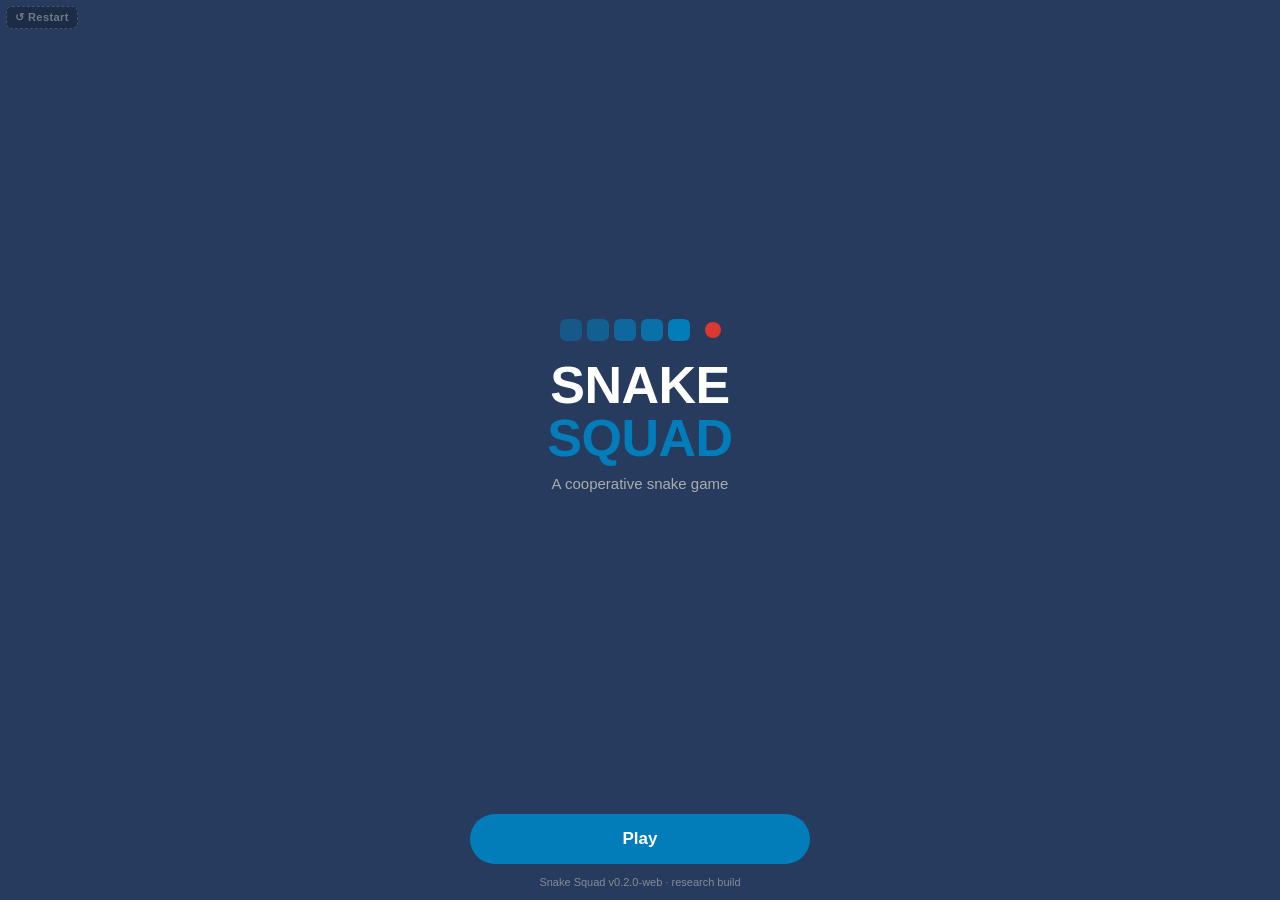
<file: web/index.html>
<!DOCTYPE html>
<html lang="en">
<head>
<meta charset="utf-8">
<title>Snake Squad</title>
<meta name="viewport" content="width=device-width, initial-scale=1, maximum-scale=1, user-scalable=no, viewport-fit=cover">
<!-- Study stimulus: keep it out of search results. -->
<meta name="robots" content="noindex, nofollow">
<meta name="color-scheme" content="dark">
<meta name="theme-color" content="#273B5E">
<!-- iOS still reads these; without them Add to Home Screen opens in a browser tab. -->
<meta name="apple-mobile-web-app-capable" content="yes">
<meta name="apple-mobile-web-app-status-bar-style" content="black-translucent">
<meta name="apple-mobile-web-app-title" content="Snake Squad">
<link rel="manifest" href="./manifest.webmanifest">
<link rel="apple-touch-icon" href="./icons/icon-180.png">
<link rel="icon" href="./icons/icon-192.png">
<link rel="stylesheet" href="./css/app.css">
</head>
<body>
<div id="root"></div>
<!-- Hidden researcher access from any screen: triple-tap the top-right corner. -->
<div id="researcher-hotspot" aria-hidden="true"></div>
<div id="sheet-host"></div>
<script type="module" src="./js/main.js"></script>
</body>
</html>
</file>
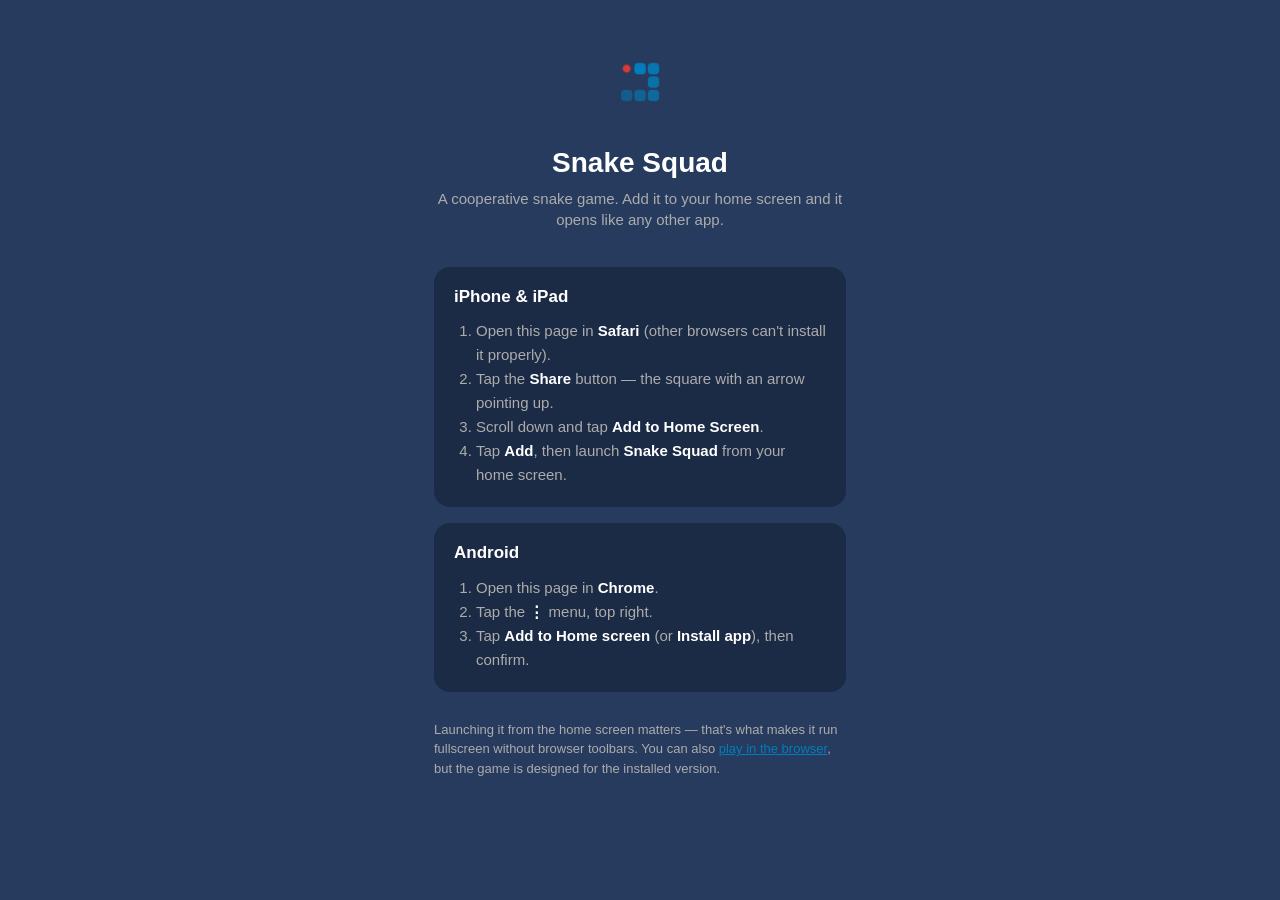
<file: web/install.html>
<!DOCTYPE html>
<html lang="en">
<head>
<meta charset="utf-8">
<title>Install Snake Squad</title>
<meta name="viewport" content="width=device-width, initial-scale=1, viewport-fit=cover">
<meta name="robots" content="noindex, nofollow">
<meta name="color-scheme" content="dark">
<meta name="theme-color" content="#273B5E">
<link rel="apple-touch-icon" href="./icons/icon-180.png">
<link rel="icon" href="./icons/icon-192.png">
<link rel="stylesheet" href="./css/app.css">
<style>
  body { overflow: auto; }
  .page {
    max-width: 460px;
    margin: 0 auto;
    padding: calc(var(--safe-top) + 40px) 24px calc(var(--safe-bottom) + 48px);
  }
  .hero { text-align: center; margin-bottom: 36px; }
  .hero img { width: 84px; height: 84px; border-radius: 20px; }
  .hero h1 { margin: 18px 0 8px; }
  ol { margin: 0; padding-left: 22px; color: var(--gray); font-size: 15px; line-height: 1.6; }
  ol strong { color: #fff; }
  .card + .card { margin-top: 16px; }
  .card h3 { margin-bottom: 12px; }
  .note { margin-top: 28px; font-size: 13px; line-height: 1.5; }
  .standalone-only { display: none; }
  @media (display-mode: standalone) {
    .browser-only { display: none; }
    .standalone-only { display: block; }
  }
</style>
</head>
<body>
<div class="page">

  <div class="hero">
    <img src="./icons/icon-192.png" alt="">
    <h1>Snake Squad</h1>
    <p>A cooperative snake game. Add it to your home screen and it opens like any other app.</p>
  </div>

  <div class="standalone-only card">
    <h3>You're all set</h3>
    <p>Snake Squad is installed on this device.</p>
    <a class="btn primary" href="./" style="margin-top:16px; text-align:center; text-decoration:none;">Open the game</a>
  </div>

  <div class="browser-only">
    <div class="card">
      <h3>iPhone &amp; iPad</h3>
      <ol>
        <li>Open this page in <strong>Safari</strong> (other browsers can't install it properly).</li>
        <li>Tap the <strong>Share</strong> button — the square with an arrow pointing up.</li>
        <li>Scroll down and tap <strong>Add to Home Screen</strong>.</li>
        <li>Tap <strong>Add</strong>, then launch <strong>Snake Squad</strong> from your home screen.</li>
      </ol>
    </div>

    <div class="card">
      <h3>Android</h3>
      <ol>
        <li>Open this page in <strong>Chrome</strong>.</li>
        <li>Tap the <strong>⋮</strong> menu, top right.</li>
        <li>Tap <strong>Add to Home screen</strong> (or <strong>Install app</strong>), then confirm.</li>
      </ol>
    </div>

    <p class="note">
      Launching it from the home screen matters — that's what makes it run fullscreen without
      browser toolbars. You can also
      <a href="./" style="color: var(--blue);">play in the browser</a>, but the game is designed
      for the installed version.
    </p>
  </div>

</div>
</body>
</html>
</file>
<file: web/css/app.css>
/* Snake Squad — study palette (see Theme.swift) */
:root {
  --navy: #273B5E;
  --navy-dark: #1B2A45;
  --blue: #037DBA;
  --gray: #ACACAC;
  --red: #DC3832;
  --teal: #2CCCD3;
  --magenta: #8F1A95;
  --light-cyan: #80E0E5;
  --deep-purple: #582C83;
  --lavender: #D2A3D5;
  --salmon: #EA8884;

  --safe-top: env(safe-area-inset-top, 0px);
  --safe-bottom: env(safe-area-inset-bottom, 0px);
}

* { box-sizing: border-box; }

html, body {
  margin: 0;
  padding: 0;
  height: 100%;
  background: var(--navy);
  color: #fff;
  font-family: -apple-system, BlinkMacSystemFont, "Segoe UI", Roboto, sans-serif;
  -webkit-font-smoothing: antialiased;
  -webkit-text-size-adjust: 100%;
  /* No pull-to-refresh or rubber-banding: swipes are game input. */
  overscroll-behavior: none;
  -webkit-tap-highlight-color: transparent;
}

body { overflow: hidden; }

#root {
  position: absolute;
  inset: 0;
  display: flex;
  flex-direction: column;
  padding-top: var(--safe-top);
  padding-bottom: var(--safe-bottom);
}

/* Screens ---------------------------------------------------------------- */

.screen {
  flex: 1;
  display: flex;
  flex-direction: column;
  min-height: 0;
  animation: fade-in 0.25s ease;
}

.screen.centered {
  justify-content: center;
  align-items: center;
  text-align: center;
  padding: 0 24px;
}

.screen.scroll {
  overflow-y: auto;
  -webkit-overflow-scrolling: touch;
  overscroll-behavior: contain;
  display: block;
  padding: 24px;
}

@keyframes fade-in { from { opacity: 0; } to { opacity: 1; } }

.spacer { flex: 1; min-height: 0; }

/* Type ------------------------------------------------------------------- */

h1, h2, h3 { margin: 0; font-weight: 700; line-height: 1.2; }
h1 { font-size: 28px; }
h2 { font-size: 22px; }
h3 { font-size: 17px; }
p { margin: 0; font-size: 15px; line-height: 1.45; color: var(--gray); }
.muted { color: var(--gray); }
.white { color: #fff; }
.caption { font-size: 12px; color: var(--gray); }
.stack { display: flex; flex-direction: column; gap: 16px; }
.stack.tight { gap: 10px; }
.stack.loose { gap: 22px; }

/* Controls --------------------------------------------------------------- */

button {
  font: inherit;
  border: none;
  background: none;
  color: inherit;
  cursor: pointer;
  padding: 0;
}

.btn {
  display: block;
  width: 100%;
  font-size: 17px;
  font-weight: 600;
  padding: 15px 20px;
  border-radius: 999px;
  transition: opacity 0.15s ease;
}
.btn:active { opacity: 0.7; }
.btn:disabled { opacity: 0.5; cursor: default; }

.btn.primary { background: var(--blue); color: #fff; }
.btn.secondary { color: var(--gray); box-shadow: inset 0 0 0 1px rgba(172, 172, 172, 0.5); }
.btn.destructive { color: var(--red); box-shadow: inset 0 0 0 1px rgba(220, 56, 50, 0.6); }
.btn.link { color: var(--blue); font-size: 15px; padding: 8px; }

.card {
  padding: 20px;
  background: var(--navy-dark);
  border-radius: 16px;
}

input[type="text"], input[type="email"], input[type="tel"], input[type="password"] {
  width: 100%;
  font: inherit;
  font-size: 16px; /* < 16px makes iOS zoom on focus */
  color: #fff;
  background: var(--navy);
  border: none;
  border-radius: 10px;
  padding: 12px;
}
input::placeholder { color: rgba(172, 172, 172, 0.7); }
input:focus { outline: 2px solid var(--blue); outline-offset: -2px; }

.card input { background: var(--navy); }
.screen input.on-navy { background: var(--navy-dark); }

/* Checkbox / toggle rows ------------------------------------------------- */

.check-row {
  display: flex;
  align-items: flex-start;
  gap: 12px;
  text-align: left;
  width: 100%;
}
.check-box {
  flex: none;
  width: 22px;
  height: 22px;
  border-radius: 5px;
  box-shadow: inset 0 0 0 2px var(--gray);
  position: relative;
  margin-top: 1px;
}
/* Any checked ancestor, so this covers both the terms checkbox (.check-row)
   and the survey's select-all-that-apply rows (.option.multi). */
[aria-checked="true"] > .check-box {
  background: var(--blue);
  box-shadow: none;
}
/* Proportional so the tick fits whatever size the box is set to. */
[aria-checked="true"] > .check-box::after {
  content: "";
  position: absolute;
  left: 32%; top: 14%;
  width: 27%; height: 50%;
  border: solid #fff;
  border-width: 0 2px 2px 0;
  transform: rotate(45deg);
}
.check-row .label { font-size: 15px; line-height: 1.4; }

.toggle-row {
  display: flex;
  align-items: center;
  gap: 14px;
  text-align: left;
  width: 100%;
}
.toggle-row .label { flex: 1; font-size: 15px; line-height: 1.4; color: var(--gray); }
.switch {
  flex: none;
  width: 51px;
  height: 31px;
  border-radius: 999px;
  background: rgba(172, 172, 172, 0.35);
  position: relative;
  transition: background 0.2s ease;
}
.switch::after {
  content: "";
  position: absolute;
  top: 2px; left: 2px;
  width: 27px; height: 27px;
  border-radius: 50%;
  background: #fff;
  transition: transform 0.2s ease;
}
.toggle-row[aria-checked="true"] .switch { background: var(--blue); }
.toggle-row[aria-checked="true"] .switch::after { transform: translateX(20px); }

/* Survey options --------------------------------------------------------- */

.option {
  display: block;
  width: 100%;
  text-align: left;
  font-size: 15px;
  color: #fff;
  background: var(--navy);
  border-radius: 10px;
  padding: 12px;
  box-shadow: inset 0 0 0 1px rgba(3, 125, 186, 0.6);
}
.option:active { background: rgba(3, 125, 186, 0.25); }
.option.multi { display: flex; align-items: center; gap: 10px; }
.option.multi[aria-checked="true"] { box-shadow: inset 0 0 0 1px var(--blue); }
.option.multi:not([aria-checked="true"]) { box-shadow: inset 0 0 0 1px rgba(172, 172, 172, 0.4); }

.progress {
  height: 4px;
  border-radius: 2px;
  background: rgba(255, 255, 255, 0.15);
  overflow: hidden;
}
.progress > div { height: 100%; background: var(--blue); transition: width 0.2s ease; }

/* Game ------------------------------------------------------------------- */

.hud {
  display: flex;
  align-items: center;
  gap: 14px;
  padding: 10px 16px;
  background: var(--navy-dark);
  font-size: 15px;
  font-weight: 600;
  font-variant-numeric: tabular-nums;
}
.hud .pill {
  font-size: 12px;
  font-weight: 700;
  padding: 5px 10px;
  border-radius: 999px;
  background: var(--blue);
}
.hud .urgent { color: var(--red); }
.hud .dot { width: 10px; height: 10px; border-radius: 50%; background: var(--red); display: inline-block; }
.hud .group { display: flex; align-items: center; gap: 5px; }
.hud .score { margin-left: auto; color: var(--gray); }

.board-wrap {
  position: relative;
  flex: 1;
  min-height: 0;
  background: var(--navy-dark);
  touch-action: none;
}
.board-wrap canvas { display: block; width: 100%; height: 100%; }

.overlay {
  position: absolute;
  inset: 0;
  display: flex;
  align-items: center;
  justify-content: center;
  padding: 24px;
  background: rgba(27, 42, 69, 0.82);
}
.overlay .card { width: 100%; max-width: 340px; text-align: center; }

.score-row {
  display: flex;
  justify-content: space-between;
  font-size: 15px;
  color: var(--gray);
  font-variant-numeric: tabular-nums;
}
.score-row.total { font-size: 17px; font-weight: 700; color: #fff; }
.rule { height: 1px; background: rgba(172, 172, 172, 0.4); }

.crash-flash {
  position: absolute;
  inset: 0;
  background: var(--red);
  opacity: 0;
  pointer-events: none;
}
.crash-flash.on { animation: crash 0.42s ease forwards; }
@keyframes crash {
  0% { opacity: 0; }
  28% { opacity: 0.45; }
  100% { opacity: 0; }
}

/* Sheets (policy document, researcher) ----------------------------------- */

#sheet-host:empty { display: none; }
.sheet {
  position: fixed;
  inset: 0;
  z-index: 50;
  display: flex;
  flex-direction: column;
  background: var(--navy);
  padding-top: var(--safe-top);
  padding-bottom: var(--safe-bottom);
  animation: sheet-up 0.28s ease;
}
@keyframes sheet-up { from { transform: translateY(100%); } to { transform: translateY(0); } }

.sheet-bar {
  display: flex;
  align-items: center;
  justify-content: space-between;
  padding: 16px;
  background: var(--navy-dark);
  font-size: 17px;
  font-weight: 600;
}
.sheet-bar button { color: var(--blue); font-size: 17px; }

.sheet-body {
  flex: 1;
  min-height: 0;
  overflow-y: auto;
  -webkit-overflow-scrolling: touch;
  overscroll-behavior: contain;
  padding: 20px;
}

/* Title screen ----------------------------------------------------------- */

.motif { display: flex; align-items: center; gap: 5px; margin-bottom: 18px; }
.motif i {
  width: 22px; height: 22px;
  border-radius: 6px;
  background: var(--blue);
  display: block;
}
.motif .food {
  width: 16px; height: 16px;
  border-radius: 50%;
  background: var(--red);
  margin-left: 10px;
}

.wordmark {
  font-size: 52px;
  font-weight: 800;
  letter-spacing: -0.5px;
  line-height: 1.02;
}
.wordmark .squad { color: var(--blue); }

.version {
  font-size: 11px;
  color: rgba(172, 172, 172, 0.7);
  padding: 12px;
}

/* Misc ------------------------------------------------------------------- */

.spinner {
  width: 34px; height: 34px;
  border-radius: 50%;
  border: 3px solid rgba(255, 255, 255, 0.2);
  border-top-color: var(--blue);
  animation: spin 0.8s linear infinite;
}
@keyframes spin { to { transform: rotate(360deg); } }

.tick {
  width: 52px; height: 52px;
  border-radius: 50%;
  background: var(--blue);
  position: relative;
}
.tick::after {
  content: "";
  position: absolute;
  left: 19px; top: 13px;
  width: 12px; height: 22px;
  border: solid #fff;
  border-width: 0 3px 3px 0;
  transform: rotate(45deg);
}

.glyph {
  font-size: 46px;
  line-height: 1;
}

#researcher-hotspot {
  position: fixed;
  top: var(--safe-top);
  right: 0;
  width: 64px;
  height: 64px;
  z-index: 40;
}

.error { color: var(--red); font-size: 13px; }

/* Testing-only restart pill (js/config.js → TESTING_TOOLS). Top-left, because
   the researcher hotspot owns the top-right and screen buttons own the bottom.
   Deliberately looks like a debug affordance, not part of the game. */
#restart-button {
  position: fixed;
  top: calc(var(--safe-top) + 6px);
  left: 6px;
  z-index: 45;
  font-size: 11px;
  font-weight: 700;
  letter-spacing: 0.04em;
  color: var(--gray);
  background: rgba(0, 0, 0, 0.45);
  border: 1px dashed rgba(172, 172, 172, 0.5);
  border-radius: 6px;
  padding: 4px 8px;
  opacity: 0.55;
}
#restart-button:active { opacity: 1; color: #fff; }
</file>
